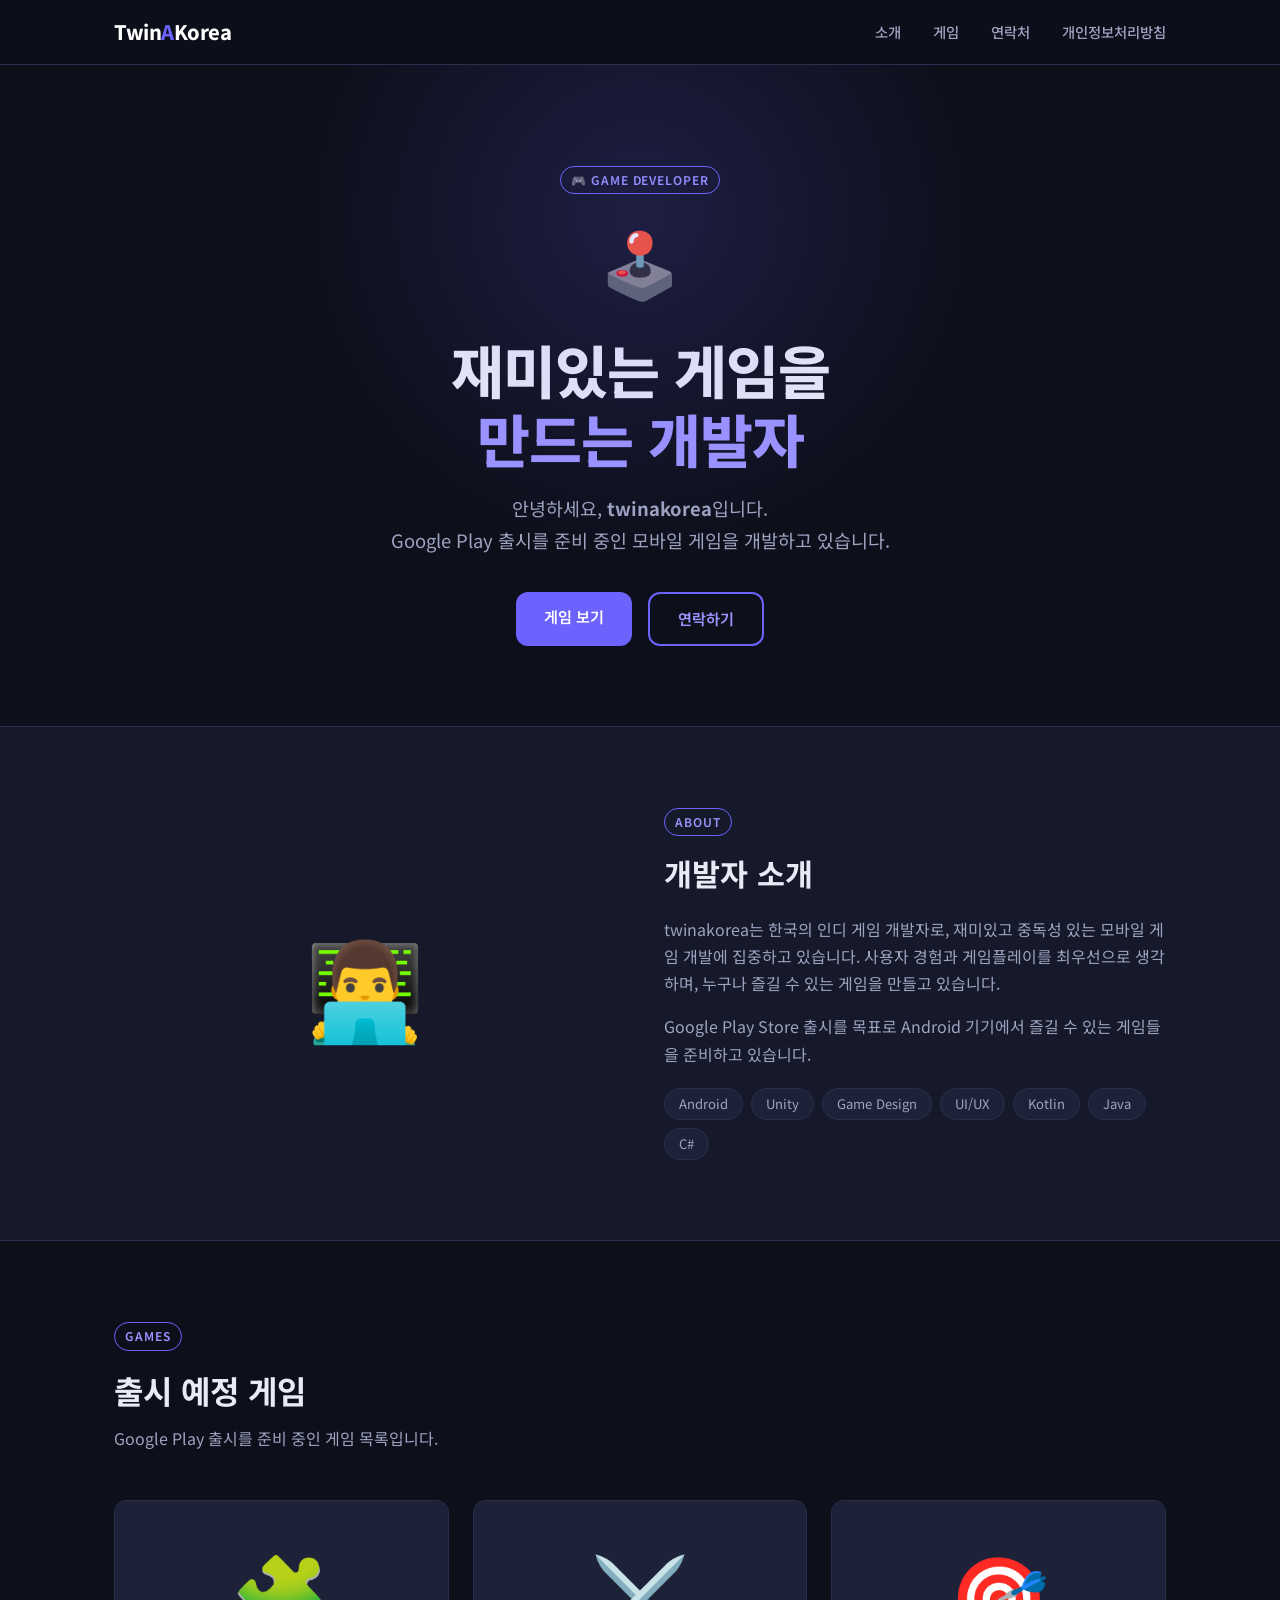
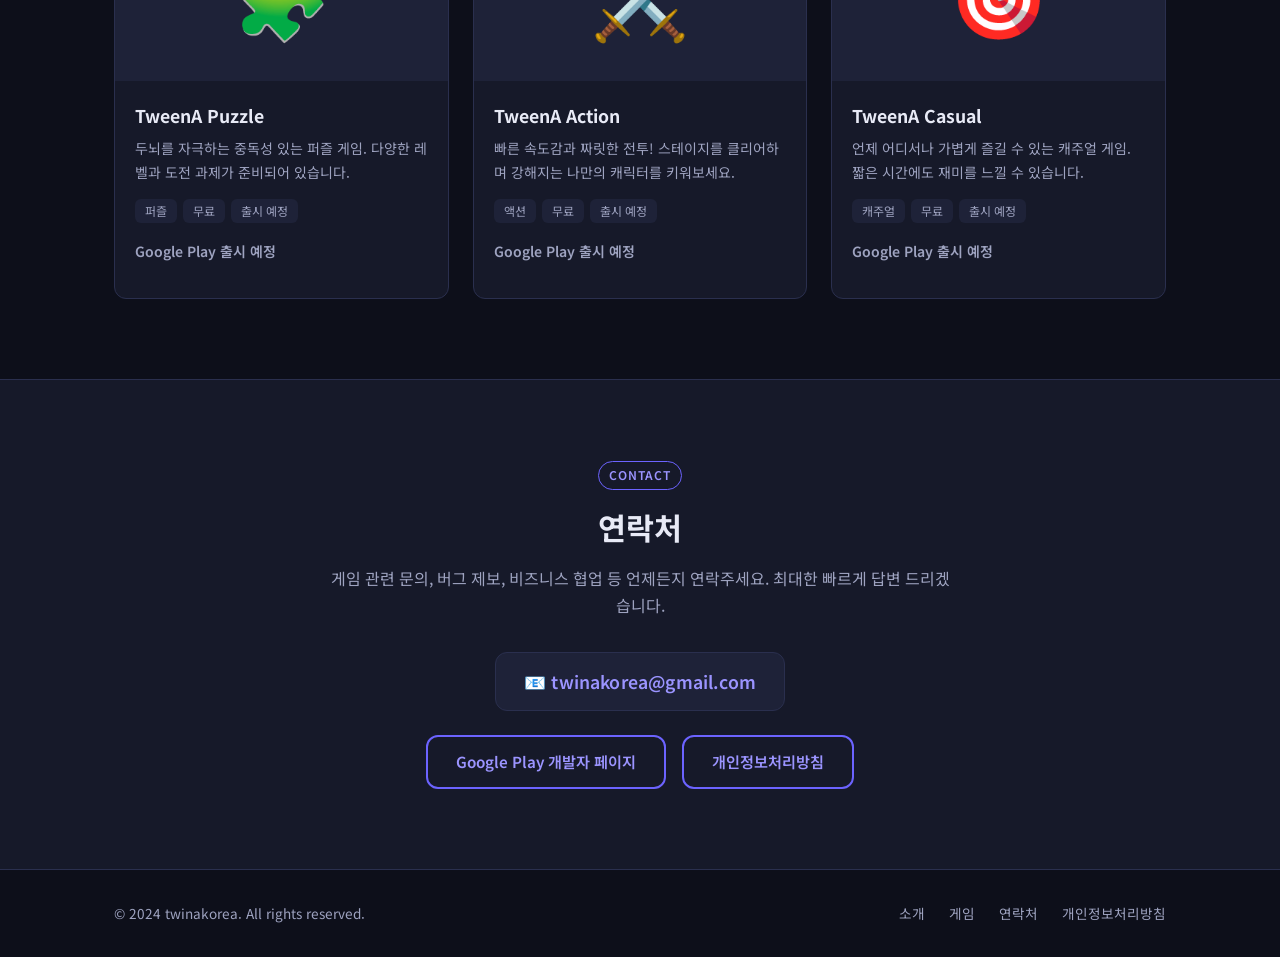
<file: index.html>
<!DOCTYPE html>
<html lang="ko">
<head>
  <meta charset="UTF-8" />
  <meta name="viewport" content="width=device-width, initial-scale=1.0" />
  <title>twinakorea — 게임 개발자</title>
  <meta name="description" content="twinakorea는 모바일 게임을 개발하는 인디 게임 개발자입니다. Google Play 출시 예정 게임을 준비하고 있습니다." />
  <meta name="keywords" content="게임 개발자, 인디 게임, 모바일 게임, Android, Google Play, twinakorea" />

  <!-- Open Graph -->
  <meta property="og:title" content="twinakorea — 게임 개발자" />
  <meta property="og:description" content="twinakorea는 Google Play 출시를 준비 중인 모바일 게임을 개발하는 인디 게임 개발자입니다." />
  <meta property="og:type" content="website" />

  <link rel="preconnect" href="https://fonts.googleapis.com" />
  <link rel="preconnect" href="https://fonts.gstatic.com" crossorigin />
  <link href="https://fonts.googleapis.com/css2?family=Noto+Sans+KR:wght@400;500;600;700;800&display=swap" rel="stylesheet" />
  <link rel="stylesheet" href="style.css" />
  <link rel="icon" href="data:image/svg+xml,<svg xmlns='http://www.w3.org/2000/svg' viewBox='0 0 100 100'><text y='.9em' font-size='90'>🎮</text></svg>" />
</head>
<body>

  <!-- ── Navigation ─────────────────────────────────────── -->
  <header>
    <nav class="nav container">
      <a href="index.html" class="nav-logo">Twin<span>A</span>Korea</a>
      <ul class="nav-links">
        <li><a href="#about">소개</a></li>
        <li><a href="#games">게임</a></li>
        <li><a href="#contact">연락처</a></li>
        <li><a href="privacy-policy.html">개인정보처리방침</a></li>
      </ul>
    </nav>
  </header>

  <!-- ── Hero ───────────────────────────────────────────── -->
  <section class="hero">
    <div class="container">
      <div class="tag">🎮 Game Developer</div>
      <div class="hero-emoji" aria-hidden="true">🕹️</div>
      <h1>
        재미있는 게임을<br />
        <span class="highlight">만드는 개발자</span>
      </h1>
      <p>
        안녕하세요, <strong>twinakorea</strong>입니다.<br />
        Google Play 출시를 준비 중인 모바일 게임을 개발하고 있습니다.
      </p>
      <div class="hero-buttons">
        <a href="#games" class="btn btn-primary">게임 보기</a>
        <a href="#contact" class="btn btn-outline">연락하기</a>
      </div>
    </div>
  </section>

  <!-- ── About ──────────────────────────────────────────── -->
  <section class="about" id="about">
    <div class="container">
      <div class="about-grid">
        <div class="about-icon" aria-hidden="true">👨‍💻</div>
        <div class="about-text">
          <span class="tag">About</span>
          <h2>개발자 소개</h2>
          <p>
            twinakorea는 한국의 인디 게임 개발자로, 재미있고 중독성 있는 모바일 게임 개발에 집중하고 있습니다.
            사용자 경험과 게임플레이를 최우선으로 생각하며, 누구나 즐길 수 있는 게임을 만들고 있습니다.
          </p>
          <p>
            Google Play Store 출시를 목표로 Android 기기에서 즐길 수 있는 게임들을 준비하고 있습니다.
          </p>
          <div class="skills">
            <span class="skill-chip">Android</span>
            <span class="skill-chip">Unity</span>
            <span class="skill-chip">Game Design</span>
            <span class="skill-chip">UI/UX</span>
            <span class="skill-chip">Kotlin</span>
            <span class="skill-chip">Java</span>
            <span class="skill-chip">C#</span>
          </div>
        </div>
      </div>
    </div>
  </section>

  <!-- ── Games ──────────────────────────────────────────── -->
  <section class="games" id="games">
    <div class="container">
      <span class="tag">Games</span>
      <h2 class="section-title">출시 예정 게임</h2>
      <p class="section-sub">Google Play 출시를 준비 중인 게임 목록입니다.</p>
      <div class="games-grid">

        <article class="game-card">
          <div class="game-thumb" aria-label="퍼즐 게임 아이콘">🧩</div>
          <div class="game-info">
            <h3>TweenA Puzzle</h3>
            <p>두뇌를 자극하는 중독성 있는 퍼즐 게임. 다양한 레벨과 도전 과제가 준비되어 있습니다.</p>
            <div class="game-badges">
              <span class="badge">퍼즐</span>
              <span class="badge">무료</span>
              <span class="badge">출시 예정</span>
            </div>
            <p class="game-link">Google Play 출시 예정</p>
          </div>
        </article>

        <article class="game-card">
          <div class="game-thumb" aria-label="액션 게임 아이콘">⚔️</div>
          <div class="game-info">
            <h3>TweenA Action</h3>
            <p>빠른 속도감과 짜릿한 전투! 스테이지를 클리어하며 강해지는 나만의 캐릭터를 키워보세요.</p>
            <div class="game-badges">
              <span class="badge">액션</span>
              <span class="badge">무료</span>
              <span class="badge">출시 예정</span>
            </div>
            <p class="game-link">Google Play 출시 예정</p>
          </div>
        </article>

        <article class="game-card">
          <div class="game-thumb" aria-label="캐주얼 게임 아이콘">🎯</div>
          <div class="game-info">
            <h3>TweenA Casual</h3>
            <p>언제 어디서나 가볍게 즐길 수 있는 캐주얼 게임. 짧은 시간에도 재미를 느낄 수 있습니다.</p>
            <div class="game-badges">
              <span class="badge">캐주얼</span>
              <span class="badge">무료</span>
              <span class="badge">출시 예정</span>
            </div>
            <p class="game-link">Google Play 출시 예정</p>
          </div>
        </article>

      </div>
    </div>
  </section>

  <!-- ── Contact ────────────────────────────────────────── -->
  <section class="contact" id="contact">
    <div class="container">
      <div class="contact-box">
        <span class="tag">Contact</span>
        <h2>연락처</h2>
        <p>
          게임 관련 문의, 버그 제보, 비즈니스 협업 등 언제든지 연락주세요.
          최대한 빠르게 답변 드리겠습니다.
        </p>
        <a href="mailto:twinakorea@gmail.com" class="contact-email">
          📧 twinakorea@gmail.com
        </a>
        <div class="contact-links">
          <a
            href="https://play.google.com/store/apps/developer?id=twinakorea"
            target="_blank"
            rel="noopener noreferrer"
            class="btn btn-outline"
          >
            Google Play 개발자 페이지
          </a>
          <a href="privacy-policy.html" class="btn btn-outline">
            개인정보처리방침
          </a>
        </div>
      </div>
    </div>
  </section>

  <!-- ── Footer ─────────────────────────────────────────── -->
  <footer>
    <div class="container footer-inner">
      <span class="footer-copy">© 2024 twinakorea. All rights reserved.</span>
      <nav class="footer-nav" aria-label="Footer navigation">
        <a href="#about">소개</a>
        <a href="#games">게임</a>
        <a href="#contact">연락처</a>
        <a href="privacy-policy.html">개인정보처리방침</a>
      </nav>
    </div>
  </footer>

</body>
</html>
</file>
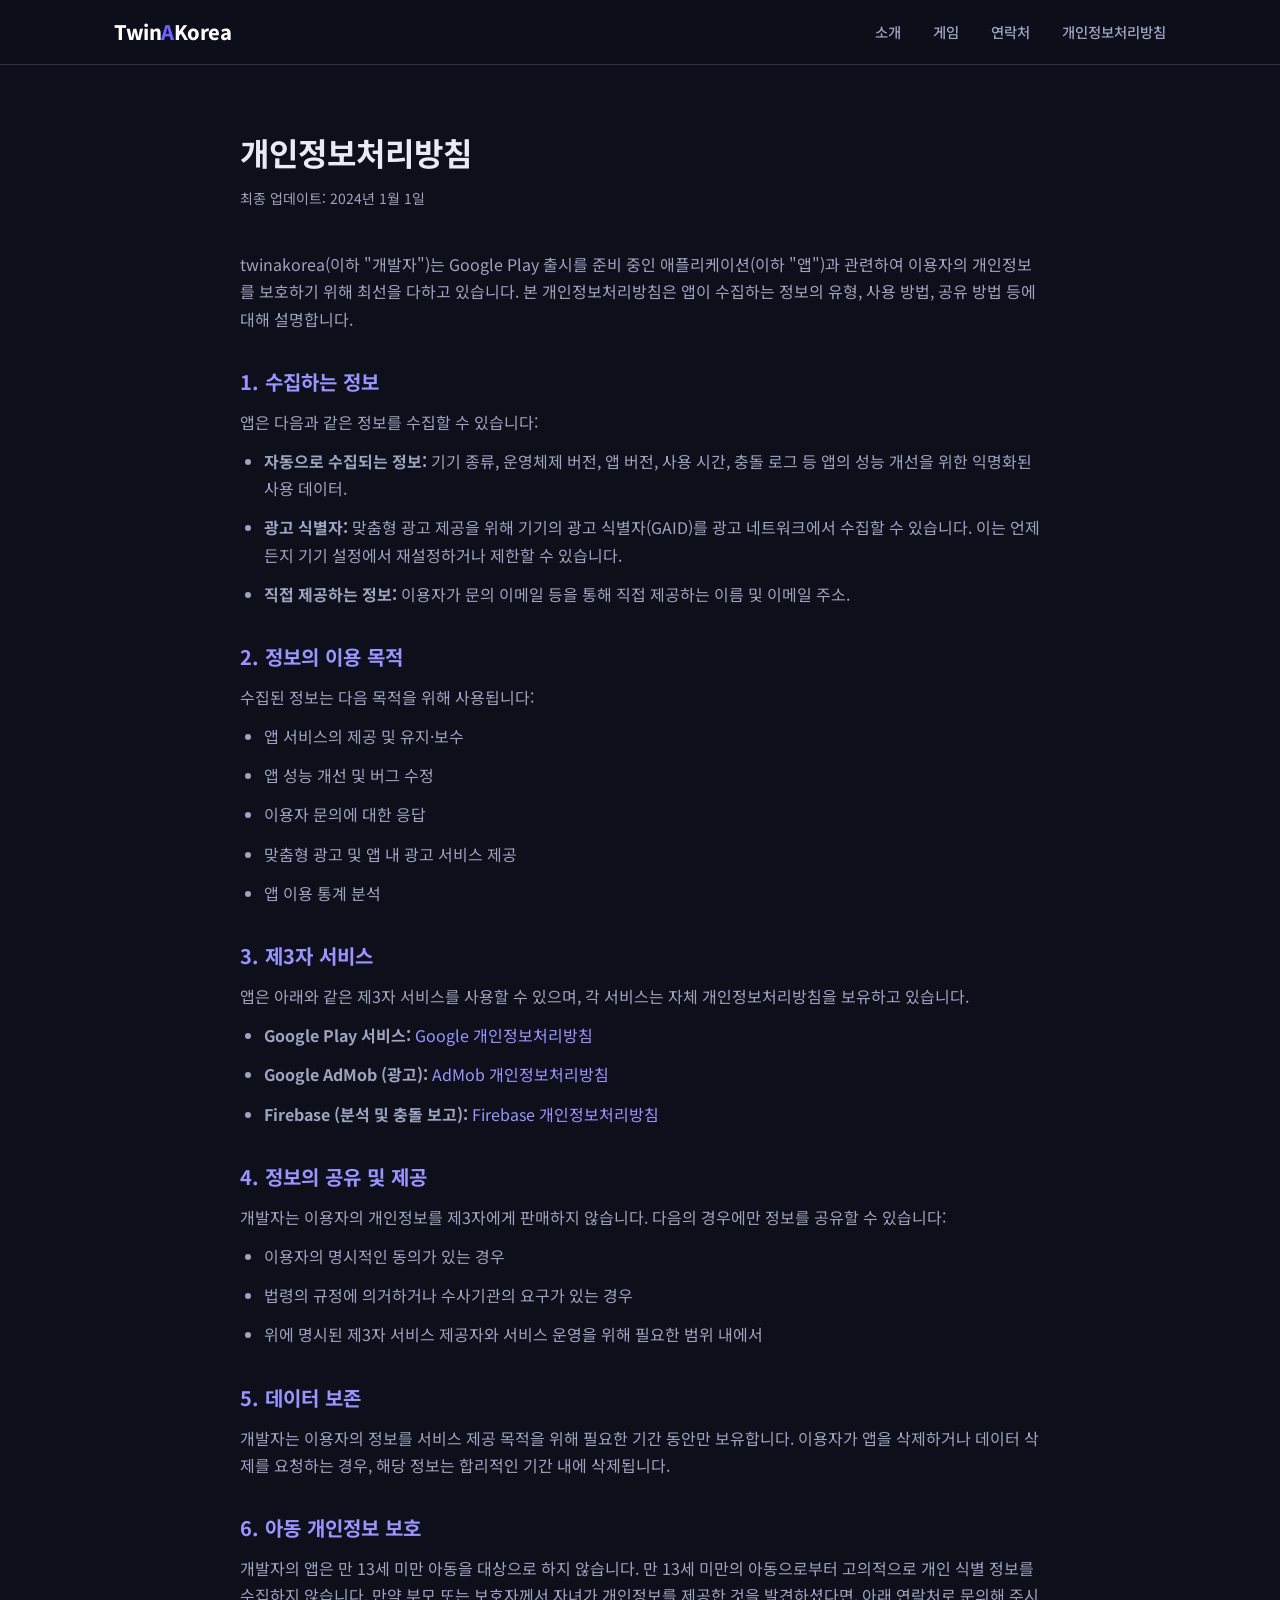
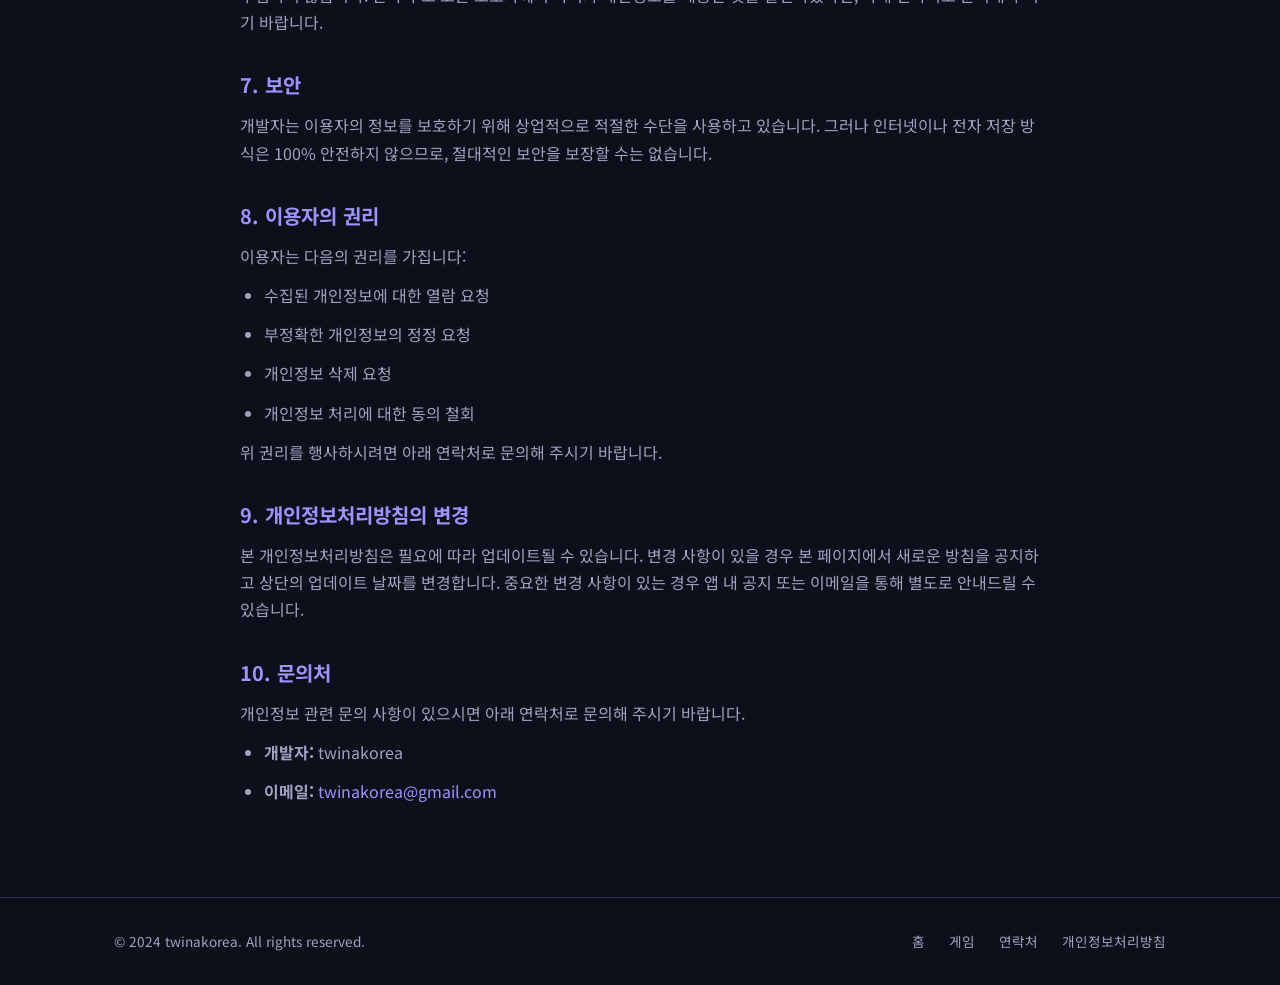
<file: privacy-policy.html>
<!DOCTYPE html>
<html lang="ko">
<head>
  <meta charset="UTF-8" />
  <meta name="viewport" content="width=device-width, initial-scale=1.0" />
  <title>개인정보처리방침 — twinakorea</title>
  <meta name="description" content="twinakorea 게임 앱의 개인정보처리방침입니다." />
  <link rel="preconnect" href="https://fonts.googleapis.com" />
  <link rel="preconnect" href="https://fonts.gstatic.com" crossorigin />
  <link href="https://fonts.googleapis.com/css2?family=Noto+Sans+KR:wght@400;500;600;700;800&display=swap" rel="stylesheet" />
  <link rel="stylesheet" href="style.css" />
  <link rel="icon" href="data:image/svg+xml,<svg xmlns='http://www.w3.org/2000/svg' viewBox='0 0 100 100'><text y='.9em' font-size='90'>🎮</text></svg>" />
</head>
<body>

  <!-- ── Navigation ─────────────────────────────────────── -->
  <header>
    <nav class="nav container">
      <a href="index.html" class="nav-logo">Twin<span>A</span>Korea</a>
      <ul class="nav-links">
        <li><a href="index.html#about">소개</a></li>
        <li><a href="index.html#games">게임</a></li>
        <li><a href="index.html#contact">연락처</a></li>
        <li><a href="privacy-policy.html">개인정보처리방침</a></li>
      </ul>
    </nav>
  </header>

  <!-- ── Privacy Policy Content ─────────────────────────── -->
  <main class="container">
    <div class="policy-page">
      <h1>개인정보처리방침</h1>
      <p class="updated">최종 업데이트: 2024년 1월 1일</p>

      <p>
        twinakorea(이하 "개발자")는 Google Play 출시를 준비 중인 애플리케이션(이하 "앱")과 관련하여
        이용자의 개인정보를 보호하기 위해 최선을 다하고 있습니다.
        본 개인정보처리방침은 앱이 수집하는 정보의 유형, 사용 방법, 공유 방법 등에 대해 설명합니다.
      </p>

      <h2>1. 수집하는 정보</h2>
      <p>앱은 다음과 같은 정보를 수집할 수 있습니다:</p>
      <ul>
        <li>
          <strong>자동으로 수집되는 정보:</strong> 기기 종류, 운영체제 버전, 앱 버전,
          사용 시간, 충돌 로그 등 앱의 성능 개선을 위한 익명화된 사용 데이터.
        </li>
        <li>
          <strong>광고 식별자:</strong> 맞춤형 광고 제공을 위해 기기의 광고 식별자(GAID)를
          광고 네트워크에서 수집할 수 있습니다. 이는 언제든지 기기 설정에서 재설정하거나
          제한할 수 있습니다.
        </li>
        <li>
          <strong>직접 제공하는 정보:</strong> 이용자가 문의 이메일 등을 통해 직접 제공하는
          이름 및 이메일 주소.
        </li>
      </ul>

      <h2>2. 정보의 이용 목적</h2>
      <p>수집된 정보는 다음 목적을 위해 사용됩니다:</p>
      <ul>
        <li>앱 서비스의 제공 및 유지·보수</li>
        <li>앱 성능 개선 및 버그 수정</li>
        <li>이용자 문의에 대한 응답</li>
        <li>맞춤형 광고 및 앱 내 광고 서비스 제공</li>
        <li>앱 이용 통계 분석</li>
      </ul>

      <h2>3. 제3자 서비스</h2>
      <p>
        앱은 아래와 같은 제3자 서비스를 사용할 수 있으며, 각 서비스는 자체 개인정보처리방침을
        보유하고 있습니다.
      </p>
      <ul>
        <li>
          <strong>Google Play 서비스:</strong>
          <a href="https://policies.google.com/privacy" target="_blank" rel="noopener noreferrer">
            Google 개인정보처리방침
          </a>
        </li>
        <li>
          <strong>Google AdMob (광고):</strong>
          <a href="https://support.google.com/admob/answer/6128543" target="_blank" rel="noopener noreferrer">
            AdMob 개인정보처리방침
          </a>
        </li>
        <li>
          <strong>Firebase (분석 및 충돌 보고):</strong>
          <a href="https://firebase.google.com/support/privacy" target="_blank" rel="noopener noreferrer">
            Firebase 개인정보처리방침
          </a>
        </li>
      </ul>

      <h2>4. 정보의 공유 및 제공</h2>
      <p>
        개발자는 이용자의 개인정보를 제3자에게 판매하지 않습니다.
        다음의 경우에만 정보를 공유할 수 있습니다:
      </p>
      <ul>
        <li>이용자의 명시적인 동의가 있는 경우</li>
        <li>법령의 규정에 의거하거나 수사기관의 요구가 있는 경우</li>
        <li>위에 명시된 제3자 서비스 제공자와 서비스 운영을 위해 필요한 범위 내에서</li>
      </ul>

      <h2>5. 데이터 보존</h2>
      <p>
        개발자는 이용자의 정보를 서비스 제공 목적을 위해 필요한 기간 동안만 보유합니다.
        이용자가 앱을 삭제하거나 데이터 삭제를 요청하는 경우, 해당 정보는
        합리적인 기간 내에 삭제됩니다.
      </p>

      <h2>6. 아동 개인정보 보호</h2>
      <p>
        개발자의 앱은 만 13세 미만 아동을 대상으로 하지 않습니다.
        만 13세 미만의 아동으로부터 고의적으로 개인 식별 정보를 수집하지 않습니다.
        만약 부모 또는 보호자께서 자녀가 개인정보를 제공한 것을 발견하셨다면,
        아래 연락처로 문의해 주시기 바랍니다.
      </p>

      <h2>7. 보안</h2>
      <p>
        개발자는 이용자의 정보를 보호하기 위해 상업적으로 적절한 수단을 사용하고 있습니다.
        그러나 인터넷이나 전자 저장 방식은 100% 안전하지 않으므로,
        절대적인 보안을 보장할 수는 없습니다.
      </p>

      <h2>8. 이용자의 권리</h2>
      <p>이용자는 다음의 권리를 가집니다:</p>
      <ul>
        <li>수집된 개인정보에 대한 열람 요청</li>
        <li>부정확한 개인정보의 정정 요청</li>
        <li>개인정보 삭제 요청</li>
        <li>개인정보 처리에 대한 동의 철회</li>
      </ul>
      <p>
        위 권리를 행사하시려면 아래 연락처로 문의해 주시기 바랍니다.
      </p>

      <h2>9. 개인정보처리방침의 변경</h2>
      <p>
        본 개인정보처리방침은 필요에 따라 업데이트될 수 있습니다.
        변경 사항이 있을 경우 본 페이지에서 새로운 방침을 공지하고 상단의 업데이트 날짜를 변경합니다.
        중요한 변경 사항이 있는 경우 앱 내 공지 또는 이메일을 통해 별도로 안내드릴 수 있습니다.
      </p>

      <h2>10. 문의처</h2>
      <p>
        개인정보 관련 문의 사항이 있으시면 아래 연락처로 문의해 주시기 바랍니다.
      </p>
      <ul>
        <li><strong>개발자:</strong> twinakorea</li>
        <li>
          <strong>이메일:</strong>
          <a href="mailto:twinakorea@gmail.com">twinakorea@gmail.com</a>
        </li>
      </ul>
    </div>
  </main>

  <!-- ── Footer ─────────────────────────────────────────── -->
  <footer>
    <div class="container footer-inner">
      <span class="footer-copy">© 2024 twinakorea. All rights reserved.</span>
      <nav class="footer-nav" aria-label="Footer navigation">
        <a href="index.html">홈</a>
        <a href="index.html#games">게임</a>
        <a href="index.html#contact">연락처</a>
        <a href="privacy-policy.html">개인정보처리방침</a>
      </nav>
    </div>
  </footer>

</body>
</html>
</file>
<file: style.css>
/* ============================================================
   twinakorea — Game Developer Portfolio
   ============================================================ */

@import url('https://fonts.googleapis.com/css2?family=Noto+Sans+KR:wght@400;500;600;700;800&display=swap');

:root {
  --color-bg: #0d0f1a;
  --color-surface: #161929;
  --color-surface2: #1e2238;
  --color-primary: #6c63ff;
  --color-primary-light: #9b94ff;
  --color-accent: #ff6584;
  --color-text: #e8eaf6;
  --color-text-muted: #9ea3c0;
  --color-border: #2a2f4e;
  --font-heading: 'Noto Sans KR', 'Apple SD Gothic Neo', 'Malgun Gothic', sans-serif;
  --font-body: 'Noto Sans KR', 'Apple SD Gothic Neo', 'Malgun Gothic', sans-serif;
  --radius: 12px;
  --shadow: 0 4px 24px rgba(0, 0, 0, 0.4);
}

*, *::before, *::after {
  box-sizing: border-box;
  margin: 0;
  padding: 0;
}

html {
  scroll-behavior: smooth;
}

body {
  background-color: var(--color-bg);
  color: var(--color-text);
  font-family: var(--font-body);
  font-size: 16px;
  line-height: 1.7;
}

a {
  color: var(--color-primary-light);
  text-decoration: none;
}

a:hover {
  color: #fff;
  text-decoration: underline;
}

img {
  max-width: 100%;
  display: block;
}

/* ── Utility ─────────────────────────────────────────────── */

.container {
  max-width: 1100px;
  margin: 0 auto;
  padding: 0 24px;
}

.tag {
  display: inline-block;
  font-size: 0.75rem;
  font-weight: 600;
  letter-spacing: 0.08em;
  text-transform: uppercase;
  padding: 3px 10px;
  border-radius: 20px;
  border: 1px solid var(--color-primary);
  color: var(--color-primary-light);
  margin-bottom: 12px;
}

.btn {
  display: inline-block;
  padding: 12px 28px;
  border-radius: var(--radius);
  font-size: 0.95rem;
  font-weight: 600;
  cursor: pointer;
  transition: transform 0.15s ease, box-shadow 0.15s ease;
}

.btn:hover {
  transform: translateY(-2px);
  text-decoration: none;
  box-shadow: 0 8px 24px rgba(108, 99, 255, 0.35);
}

.btn-primary {
  background: var(--color-primary);
  color: #fff;
}

.btn-outline {
  border: 2px solid var(--color-primary);
  color: var(--color-primary-light);
  background: transparent;
}

.section-title {
  font-size: 2rem;
  font-weight: 700;
  margin-bottom: 8px;
}

.section-sub {
  color: var(--color-text-muted);
  margin-bottom: 48px;
}

/* ── Header / Nav ────────────────────────────────────────── */

header {
  position: sticky;
  top: 0;
  z-index: 100;
  background: rgba(13, 15, 26, 0.85);
  backdrop-filter: blur(12px);
  border-bottom: 1px solid var(--color-border);
}

.nav {
  display: flex;
  align-items: center;
  justify-content: space-between;
  height: 64px;
}

.nav-logo {
  font-size: 1.25rem;
  font-weight: 800;
  color: #fff;
  letter-spacing: -0.5px;
}

.nav-logo span {
  color: var(--color-primary);
}

.nav-links {
  list-style: none;
  display: flex;
  gap: 32px;
}

.nav-links a {
  color: var(--color-text-muted);
  font-size: 0.9rem;
  font-weight: 500;
  transition: color 0.15s;
}

.nav-links a:hover {
  color: #fff;
  text-decoration: none;
}

/* ── Hero ────────────────────────────────────────────────── */

.hero {
  padding: 100px 0 80px;
  text-align: center;
  position: relative;
  overflow: hidden;
}

.hero::before {
  content: '';
  position: absolute;
  top: -200px;
  left: 50%;
  transform: translateX(-50%);
  width: 700px;
  height: 700px;
  background: radial-gradient(ellipse at center, rgba(108, 99, 255, 0.18) 0%, transparent 70%);
  pointer-events: none;
}

.hero-emoji {
  font-size: 4rem;
  margin-bottom: 20px;
  animation: float 3s ease-in-out infinite;
}

@keyframes float {
  0%, 100% { transform: translateY(0); }
  50%       { transform: translateY(-10px); }
}

.hero h1 {
  font-size: clamp(2.4rem, 5vw, 3.6rem);
  font-weight: 800;
  line-height: 1.2;
  margin-bottom: 20px;
  letter-spacing: -1px;
}

.hero h1 .highlight {
  color: var(--color-primary-light);
}

.hero p {
  font-size: 1.15rem;
  color: var(--color-text-muted);
  max-width: 560px;
  margin: 0 auto 36px;
}

.hero-buttons {
  display: flex;
  gap: 16px;
  justify-content: center;
  flex-wrap: wrap;
}

/* ── About ───────────────────────────────────────────────── */

.about {
  padding: 80px 0;
  background: var(--color-surface);
  border-top: 1px solid var(--color-border);
  border-bottom: 1px solid var(--color-border);
}

.about-grid {
  display: grid;
  grid-template-columns: 1fr 1fr;
  gap: 48px;
  align-items: center;
}

.about-icon {
  font-size: 6rem;
  text-align: center;
}

.about-text h2 {
  font-size: 1.9rem;
  font-weight: 700;
  margin-bottom: 16px;
}

.about-text p {
  color: var(--color-text-muted);
  margin-bottom: 16px;
}

.skills {
  display: flex;
  flex-wrap: wrap;
  gap: 8px;
  margin-top: 20px;
}

.skill-chip {
  background: var(--color-surface2);
  border: 1px solid var(--color-border);
  border-radius: 20px;
  padding: 4px 14px;
  font-size: 0.82rem;
  color: var(--color-text-muted);
}

/* ── Games ───────────────────────────────────────────────── */

.games {
  padding: 80px 0;
}

.games-grid {
  display: grid;
  grid-template-columns: repeat(auto-fill, minmax(300px, 1fr));
  gap: 24px;
}

.game-card {
  background: var(--color-surface);
  border: 1px solid var(--color-border);
  border-radius: var(--radius);
  overflow: hidden;
  transition: transform 0.2s ease, box-shadow 0.2s ease;
}

.game-card:hover {
  transform: translateY(-6px);
  box-shadow: var(--shadow);
}

.game-thumb {
  width: 100%;
  height: 180px;
  display: flex;
  align-items: center;
  justify-content: center;
  font-size: 5rem;
  background: var(--color-surface2);
}

.game-info {
  padding: 20px;
}

.game-info h3 {
  font-size: 1.1rem;
  font-weight: 700;
  margin-bottom: 6px;
}

.game-info p {
  font-size: 0.875rem;
  color: var(--color-text-muted);
  margin-bottom: 14px;
}

.game-badges {
  display: flex;
  flex-wrap: wrap;
  gap: 6px;
  margin-bottom: 14px;
}

.badge {
  background: var(--color-surface2);
  border-radius: 6px;
  padding: 2px 10px;
  font-size: 0.75rem;
  color: var(--color-text-muted);
}

.game-link {
  display: inline-flex;
  align-items: center;
  gap: 6px;
  margin: 0;
  font-size: 0.85rem;
  font-weight: 600;
  color: var(--color-primary-light);
}

.game-link svg {
  width: 16px;
  height: 16px;
}

/* ── Contact ─────────────────────────────────────────────── */

.contact {
  padding: 80px 0;
  background: var(--color-surface);
  border-top: 1px solid var(--color-border);
}

.contact-box {
  max-width: 620px;
  margin: 0 auto;
  text-align: center;
}

.contact-box h2 {
  font-size: 1.9rem;
  font-weight: 700;
  margin-bottom: 12px;
}

.contact-box p {
  color: var(--color-text-muted);
  margin-bottom: 32px;
}

.contact-email {
  display: inline-block;
  font-size: 1.1rem;
  font-weight: 600;
  color: var(--color-primary-light);
  background: var(--color-surface2);
  border: 1px solid var(--color-border);
  border-radius: var(--radius);
  padding: 14px 28px;
  margin-bottom: 24px;
  letter-spacing: 0.01em;
}

.contact-email:hover {
  text-decoration: none;
  background: var(--color-primary);
  color: #fff;
}

.contact-links {
  display: flex;
  gap: 16px;
  justify-content: center;
  flex-wrap: wrap;
}

/* ── Footer ──────────────────────────────────────────────── */

footer {
  background: var(--color-bg);
  border-top: 1px solid var(--color-border);
  padding: 32px 0;
}

.footer-inner {
  display: flex;
  align-items: center;
  justify-content: space-between;
  flex-wrap: wrap;
  gap: 16px;
}

.footer-copy {
  font-size: 0.85rem;
  color: var(--color-text-muted);
}

.footer-nav {
  display: flex;
  gap: 24px;
}

.footer-nav a {
  font-size: 0.85rem;
  color: var(--color-text-muted);
}

.footer-nav a:hover {
  color: #fff;
  text-decoration: none;
}

/* ── Privacy Policy page ─────────────────────────────────── */

.policy-page {
  padding: 60px 0 80px;
  max-width: 800px;
  margin: 0 auto;
}

.policy-page h1 {
  font-size: 2rem;
  font-weight: 700;
  margin-bottom: 8px;
}

.policy-page .updated {
  color: var(--color-text-muted);
  font-size: 0.875rem;
  margin-bottom: 40px;
}

.policy-page h2 {
  font-size: 1.25rem;
  font-weight: 700;
  margin: 32px 0 10px;
  color: var(--color-primary-light);
}

.policy-page p,
.policy-page li {
  color: var(--color-text-muted);
  margin-bottom: 12px;
}

.policy-page ul {
  padding-left: 24px;
}

.policy-page a {
  color: var(--color-primary-light);
}

/* ── Responsive ──────────────────────────────────────────── */

@media (max-width: 768px) {
  .about-grid {
    grid-template-columns: 1fr;
  }

  .about-icon {
    font-size: 4rem;
  }

  .nav-links {
    display: none;
  }

  .hero {
    padding: 60px 0 50px;
  }

  .footer-inner {
    flex-direction: column;
    text-align: center;
  }
}
</file>
